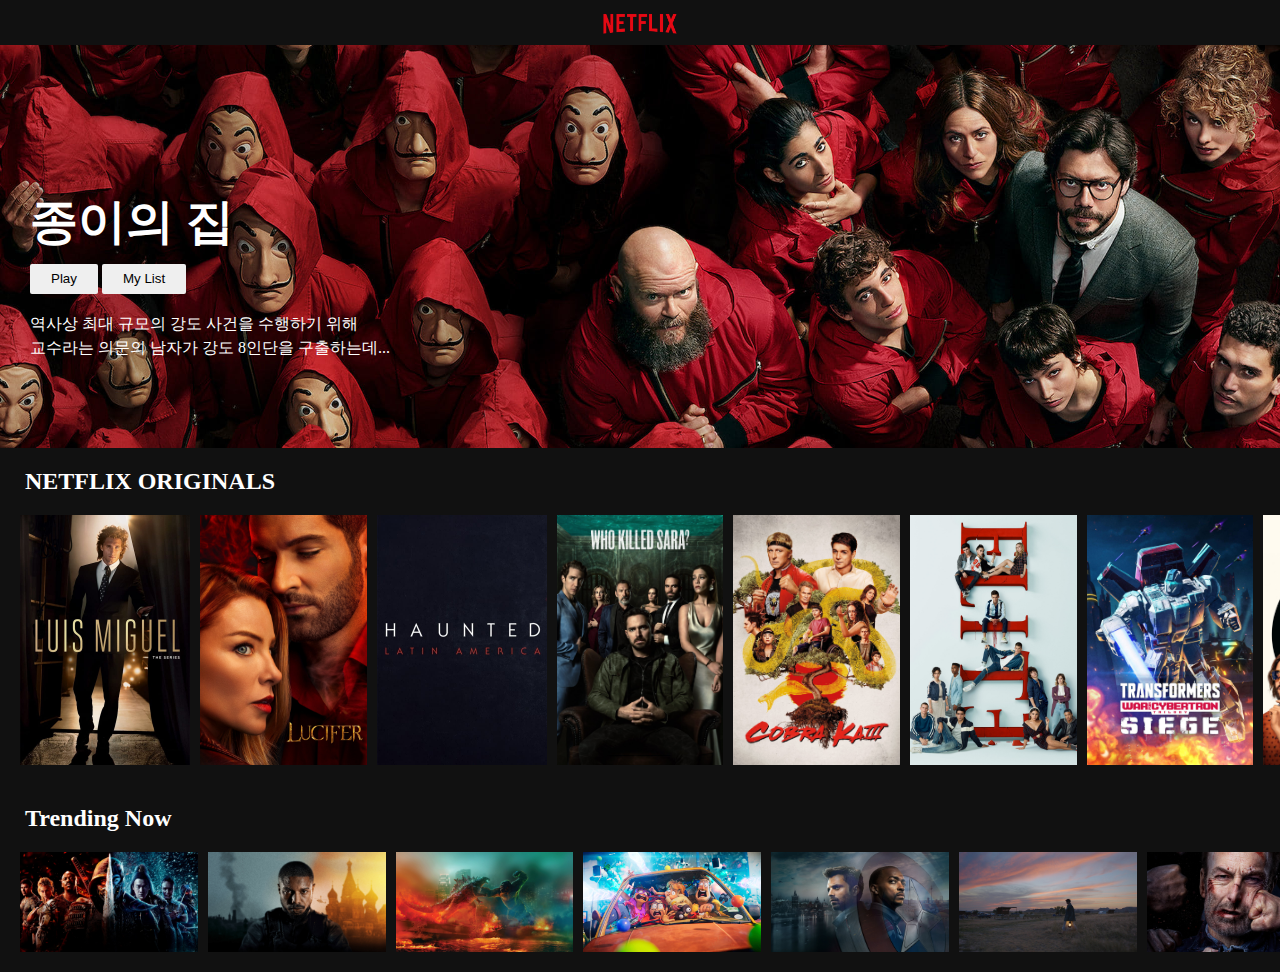
<file: html,css:이은지/index.html>
<!DOCTYPE html>
<html lang="en">
  <head>
    <meta charset="UTF-8" />
    <meta name="viewport" content="width=device-width, initial-scale=1.0" />
    <title>Document</title>
    <link rel="stylesheet" href="styles.css" />
  </head>
  <body>
    <!-- header -->
    <header>
      <nav class="navbar">
        <div class="logo">
            <img
              id="logo"
              src="./images/netflixlogo-removebg-preview.png"
              alt="netflix logo"
            />
        </div>

      </nav>
    </header>

    <main>
      <!-- banner -->
      <div class="banner">
        <div class="banner_contents">
          <h1 class="banner_title">종이의 집</h1>
          <div class="banner_btn">
            <button>Play</button>
            <button>My List</button>
          </div>
          <p class="banner_description">
            역사상 최대 규모의 강도 사건을 수행하기 위해
            <br />
            교수라는 의문의 남자가 강도 8인단을 구출하는데...
          </p>
        </div>
      </div>

      <!-- Netflix Original -->
      <div class="row">
        <h2>NETFLIX ORIGINALS</h2>
        <div class="row_posters">
          <img
            src="images/large-movie1.jpg"
            alt="large img"
            class="row_poster row_posterLarge"
          />
          <img
            src="images/large-movie2.jpg"
            alt="large img"
            class="row_poster row_posterLarge"
          />
          <img
            src="images/large-movie3.jpg"
            alt="large img"
            class="row_poster row_posterLarge"
          />
          <img
            src="images/large-movie4.jpg"
            alt="large img"
            class="row_poster row_posterLarge"
          />
          <img
            src="images/large-movie5.jpg"
            alt="large img"
            class="row_poster row_posterLarge"
          />
          <img
            src="images/large-movie6.jpg"
            alt="large img"
            class="row_poster row_posterLarge"
          />
          <img
            src="images/large-movie7.jpg"
            alt="large img"
            class="row_poster row_posterLarge"
          />
          <img
            src="images/large-movie8.jpg"
            alt="large img"
            class="row_poster row_posterLarge"
          />
        
        </div>
      </div>

      <!-- Trending Now -->
      <div class="row">
        <h2>Trending Now</h2>
        <div class="row_posters">
          <img src="images/small-movie1.jpg" alt="img" class="row_poster" />
          <img src="images/small-movie2.jpg" alt="img" class="row_poster" />
          <img src="images/small-movie3.jpg" alt="img" class="row_poster" />
          <img src="images/small-movie4.jpg" alt="img" class="row_poster" />
          <img src="images/small-movie5.jpg" alt="img" class="row_poster" />
          <img src="images/small-movie6.jpg" alt="img" class="row_poster" />
          <img src="images/small-movie7.jpg" alt="img" class="row_poster" />

        </div>
      </div>

      
    </main>
  </body>
</html>
</file>
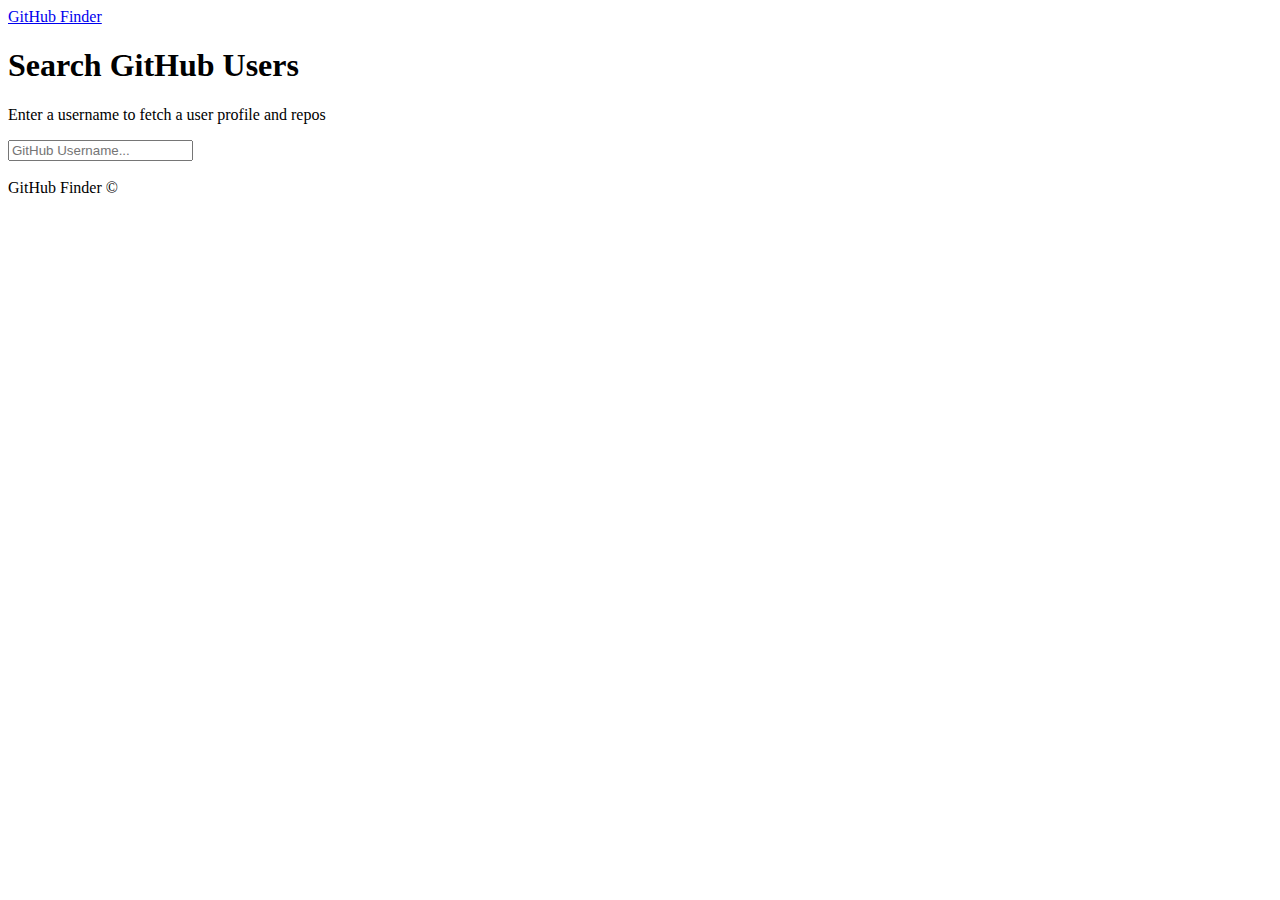
<file: githubFinder/조희우/index.html>
<!DOCTYPE html>
<html lang="en">
<head>
  <meta charset="UTF-8">
  <meta name="viewport" content="width=device-width, initial-scale=1.0">
  <meta http-equiv="X-UA-Compatible" content="ie=edge">
  <link rel="stylesheet" href="https://bootswatch.com/4/litera/bootstrap.min.css">
  <title>GitHub Finder</title>
</head>
<body>
  <nav class="navbar navbar-dark bg-primary mb-3">
    <div class="container">
      <a href="#" class="navbar-brand">GitHub Finder</a>
    </div>
  </nav>
  <div class="container searchContainer">
    <div class="search card card-body">
      <h1>Search GitHub Users</h1>
      <p class="lead">Enter a username to fetch a user profile and repos</p>
      <input type="text" id="searchUser" class="form-control" placeholder="GitHub Username...">
    </div>
    <br>
    <div id="profile"></div>
  </div>

  <footer class="mt-5 p-3 text-center bg-light">
    GitHub Finder &copy;
  </footer>
  
  <script src="https://code.jquery.com/jquery-3.2.1.slim.min.js" integrity="sha384-KJ3o2DKtIkvYIK3UENzmM7KCkRr/rE9/Qpg6aAZGJwFDMVNA/GpGFF93hXpG5KkN" crossorigin="anonymous"></script>
  <script src="https://cdnjs.cloudflare.com/ajax/libs/popper.js/1.12.3/umd/popper.min.js" integrity="sha384-vFJXuSJphROIrBnz7yo7oB41mKfc8JzQZiCq4NCceLEaO4IHwicKwpJf9c9IpFgh" crossorigin="anonymous"></script>
  <script src="https://maxcdn.bootstrapcdn.com/bootstrap/4.0.0-beta.2/js/bootstrap.min.js" integrity="sha384-alpBpkh1PFOepccYVYDB4do5UnbKysX5WZXm3XxPqe5iKTfUKjNkCk9SaVuEZflJ" crossorigin="anonymous"></script>

  <script src="github.js"></script>
  <script src="ui.js"></script>
  <script src="app.js"></script>
</body>
</html>
</file>
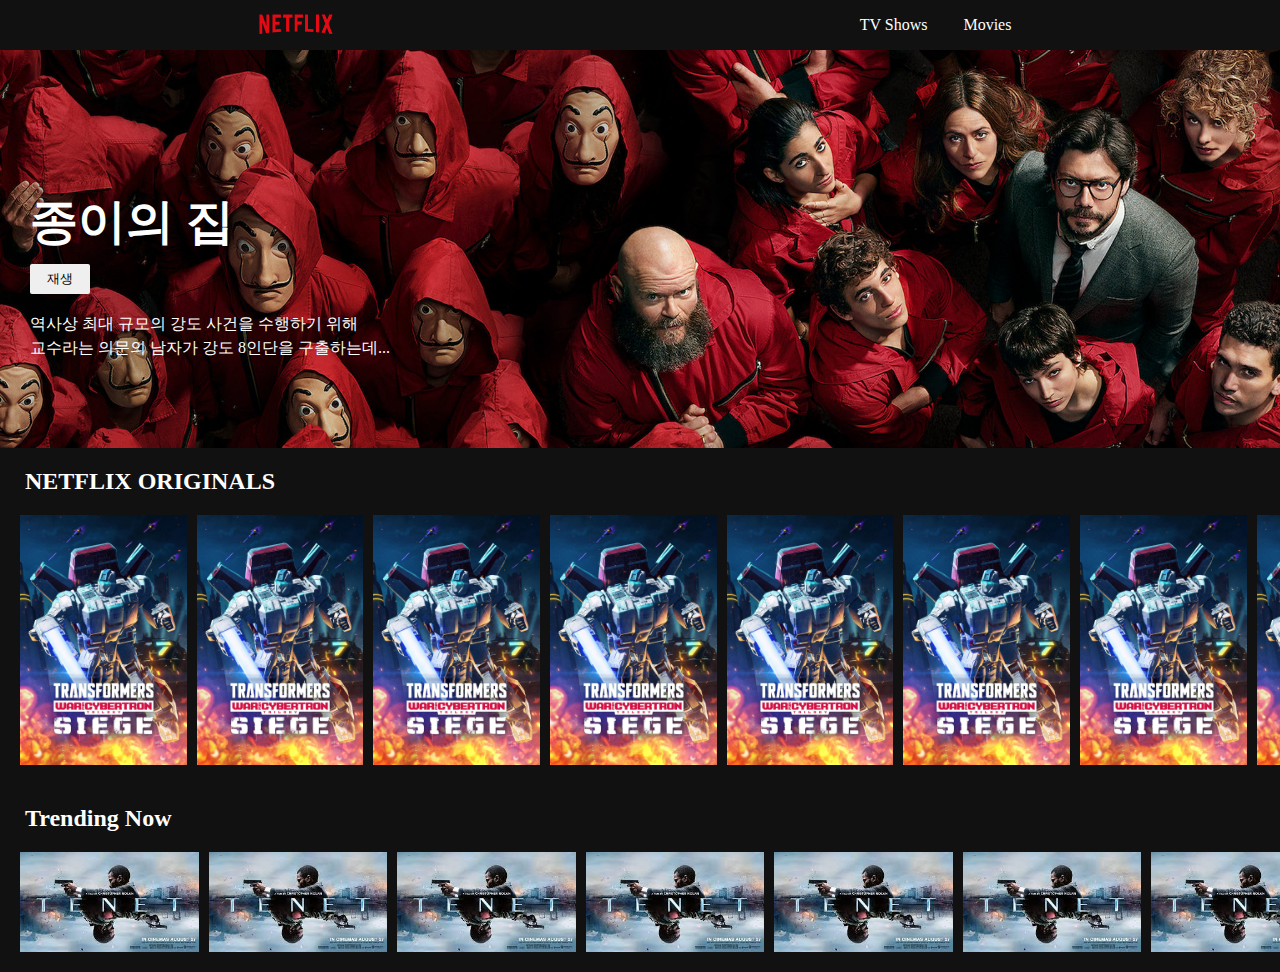
<file: html,css/김재영/index.html>
<!DOCTYPE html>
<html lang="en">
  <head>
    <meta charset="UTF-8" />
    <meta name="viewport" content="width=device-width, initial-scale=1.0" />
    <title>Document</title>
    <link rel="stylesheet" href="styles.css" />
  </head>
  <body>
    <!-- header -->
    <header>
      <nav class="navbar">
        <div class="logo">
          <a href="/">
            <img
              id="logo"
              src="./images/netflixlogo-removebg-preview.png"
              alt="netflix logo"
            />
          </a>
        </div>
        <ul>
          <li>
            <a href="#">TV Shows</a>
          </li>
          <li>
            <a href="#">Movies</a>
          </li>
        </ul>
      </nav>
    </header>

    <main>
      <!-- banner -->
      <div class="banner">
        <div class="banner_contents">
          <h1 class="banner_title">종이의 집</h1>
          <div class="banner_btn">
            <button>재생</button>
          </div>
          <p class="banner_description">
            역사상 최대 규모의 강도 사건을 수행하기 위해
            <br />
            교수라는 의문의 남자가 강도 8인단을 구출하는데...
          </p>
        </div>
      </div>

      <!-- Netflix Original -->
      <div class="row">
        <h2>NETFLIX ORIGINALS</h2>
        <div class="row_posters">
          <img
            src="images/large-movie7.jpg"
            alt="large img"
            class="row_poster row_posterLarge"
          />
          <img
            src="images/large-movie7.jpg"
            alt="large img"
            class="row_poster row_posterLarge"
          />
          <img
            src="images/large-movie7.jpg"
            alt="large img"
            class="row_poster row_posterLarge"
          />
          <img
            src="images/large-movie7.jpg"
            alt="large img"
            class="row_poster row_posterLarge"
          />
          <img
            src="images/large-movie7.jpg"
            alt="large img"
            class="row_poster row_posterLarge"
          />
          <img
            src="images/large-movie7.jpg"
            alt="large img"
            class="row_poster row_posterLarge"
          />
          <img
            src="images/large-movie7.jpg"
            alt="large img"
            class="row_poster row_posterLarge"
          />
          <img
            src="images/large-movie7.jpg"
            alt="large img"
            class="row_poster row_posterLarge"
          />
          <img
            src="images/large-movie7.jpg"
            alt="large img"
            class="row_poster row_posterLarge"
          />
          <img
            src="images/large-movie7.jpg"
            alt="large img"
            class="row_poster row_posterLarge"
          />
          <img
            src="images/large-movie7.jpg"
            alt="large img"
            class="row_poster row_posterLarge"
          />
        </div>
      </div>

      <!-- Trending Now -->
      <div class="row">
        <h2>Trending Now</h2>
        <div class="row_posters">
          <img src="images/movie-1.jpeg" alt="img" class="row_poster" />
          <img src="images/movie-1.jpeg" alt="img" class="row_poster" />
          <img src="images/movie-1.jpeg" alt="img" class="row_poster" />
          <img src="images/movie-1.jpeg" alt="img" class="row_poster" />
          <img src="images/movie-1.jpeg" alt="img" class="row_poster" />
          <img src="images/movie-1.jpeg" alt="img" class="row_poster" />
          <img src="images/movie-1.jpeg" alt="img" class="row_poster" />
          <img src="images/movie-1.jpeg" alt="img" class="row_poster" />
          <img src="images/movie-1.jpeg" alt="img" class="row_poster" />
          <img src="images/movie-1.jpeg" alt="img" class="row_poster" />
        </div>
      </div>

      
    </main>
  </body>
</html>
</file>
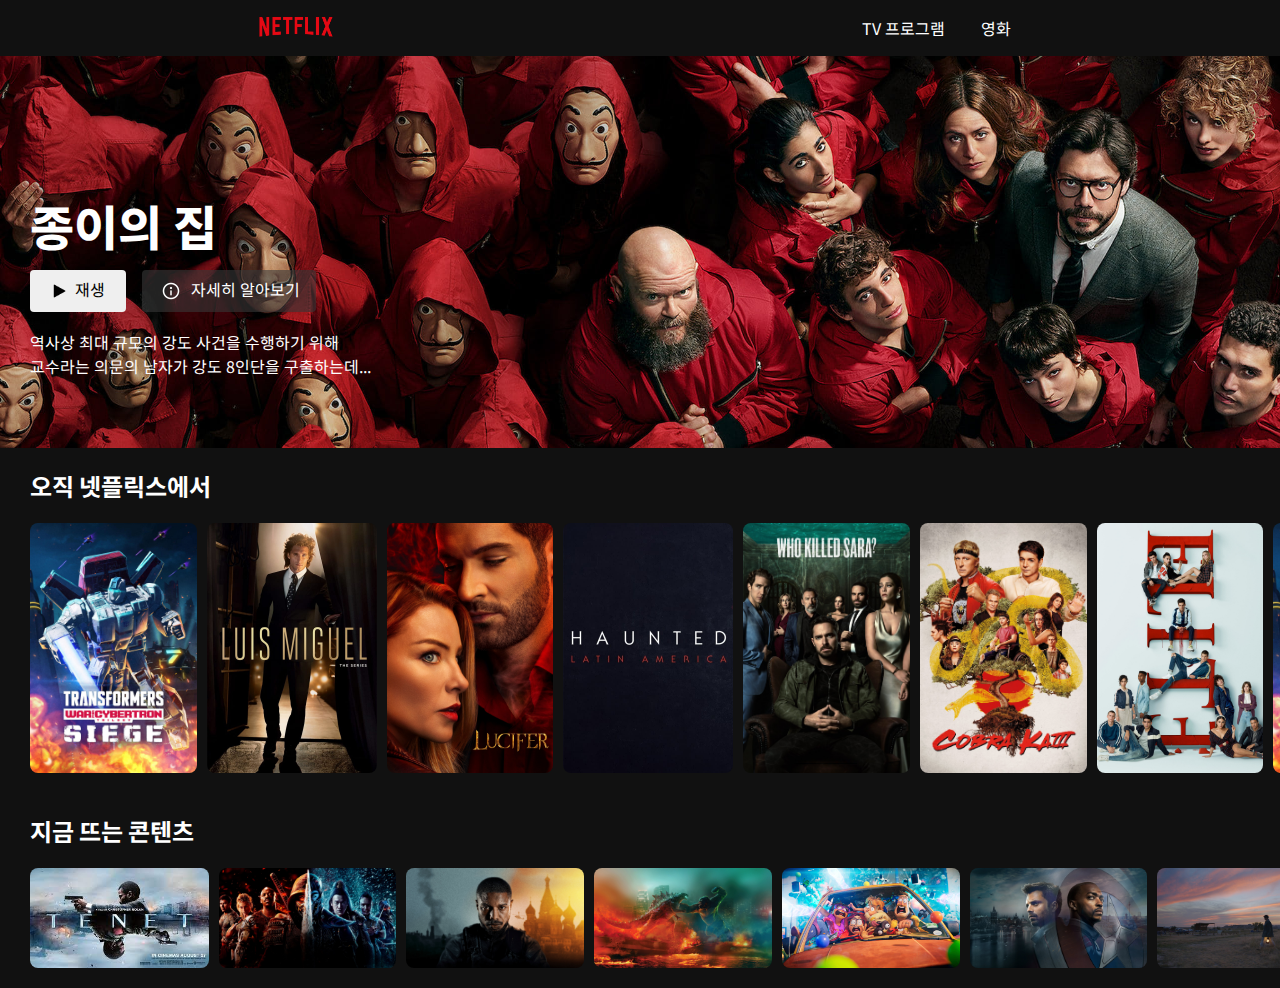
<file: html,css/마재훈/index.html>
<!DOCTYPE html>
<html lang="en">
  <head>
    <meta charset="UTF-8" />
    <meta name="viewport" content="width=device-width, initial-scale=2.0" />
    <title>Netflix</title>
    <link rel="icon" href="./images/favicon.png" type="image/x-icon" />
    <link rel="preconnect" href="https://fonts.googleapis.com" />
    <link rel="preconnect" href="https://fonts.gstatic.com" crossorigin />
    <link
      href="https://fonts.googleapis.com/css2?family=Noto+Sans+KR:wght@100..900&display=swap"
      rel="stylesheet"
    />
    <link rel="stylesheet" href="styles.css" />
  </head>
  <body>
    <!-- 헤더 -->
    <header>
      <nav class="navbar">
        <!-- 로고 -->
        <div class="logo">
          <a href="/">
            <img
              id="logo"
              src="./images/netflixlogo-removebg-preview.png"
              alt="netflix logo"
            />
          </a>
        </div>

        <!-- 네비게이션 -->
        <ul>
          <li>
            <a href="#">TV 프로그램</a>
          </li>
          <li>
            <a href="#">영화</a>
          </li>
        </ul>
      </nav>
    </header>

    <main>
      <!-- 배너 -->
      <div class="banner">
        <div class="banner-contents">
          <h1 class="banner-title">종이의 집</h1>
          <div class="banner-btns">
            <div class="play-btn">
              <button>
                <img src="images/play-icon.png" alt="play icon" />
                <p>재생</p>
              </button>
            </div>
            <div class="info-btn">
              <button>
                <img src="images/info-icon.png" alt="info icon" />
                <p>자세히 알아보기</p>
              </button>
            </div>
          </div>
          <p class="banner-description">
            역사상 최대 규모의 강도 사건을 수행하기 위해
            <br />
            교수라는 의문의 남자가 강도 8인단을 구출하는데...
          </p>
        </div>
      </div>

      <!-- 오직 넷플릭스에서 -->
      <div class="row">
        <h2>오직 넷플릭스에서</h2>
        <div class="row-posters">
          <img
            src="images/large-movie7.jpg"
            alt="large img"
            class="row-poster row-posterLarge"
          />
          <img
            src="images/large-movie1.jpg"
            alt="large img"
            class="row-poster row-posterLarge"
          />
          <img
            src="images/large-movie2.jpg"
            alt="large img"
            class="row-poster row-posterLarge"
          />
          <img
            src="images/large-movie3.jpg"
            alt="large img"
            class="row-poster row-posterLarge"
          />
          <img
            src="images/large-movie4.jpg"
            alt="large img"
            class="row-poster row-posterLarge"
          />
          <img
            src="images/large-movie5.jpg"
            alt="large img"
            class="row-poster row-posterLarge"
          />
          <img
            src="images/large-movie6.jpg"
            alt="large img"
            class="row-poster row-posterLarge"
          />
          <img
            src="images/large-movie7.jpg"
            alt="large img"
            class="row-poster row-posterLarge"
          />
          <img
            src="images/large-movie1.jpg"
            alt="large img"
            class="row-poster row-posterLarge"
          />
          <img
            src="images/large-movie2.jpg"
            alt="large img"
            class="row-poster row-posterLarge"
          />
          <img
            src="images/large-movie7.jpg"
            alt="large img"
            class="row-poster row-posterLarge"
          />
        </div>
      </div>

      <!-- 지금 뜨는 콘텐츠 -->
      <div class="row">
        <h2>지금 뜨는 콘텐츠</h2>
        <div class="row-posters">
          <img src="images/small-movie0.jpeg" alt="img" class="row-poster" />
          <img src="images/small-movie1.jpg" alt="img" class="row-poster" />
          <img src="images/small-movie2.jpg" alt="img" class="row-poster" />
          <img src="images/small-movie3.jpg" alt="img" class="row-poster" />
          <img src="images/small-movie4.jpg" alt="img" class="row-poster" />
          <img src="images/small-movie5.jpg" alt="img" class="row-poster" />
          <img src="images/small-movie6.jpg" alt="img" class="row-poster" />
          <img src="images/small-movie7.jpg" alt="img" class="row-poster" />
          <img src="images/small-movie1.jpg" alt="img" class="row-poster" />
          <img src="images/small-movie2.jpg" alt="img" class="row-poster" />
        </div>
      </div>
    </main>
  </body>
</html>
</file>
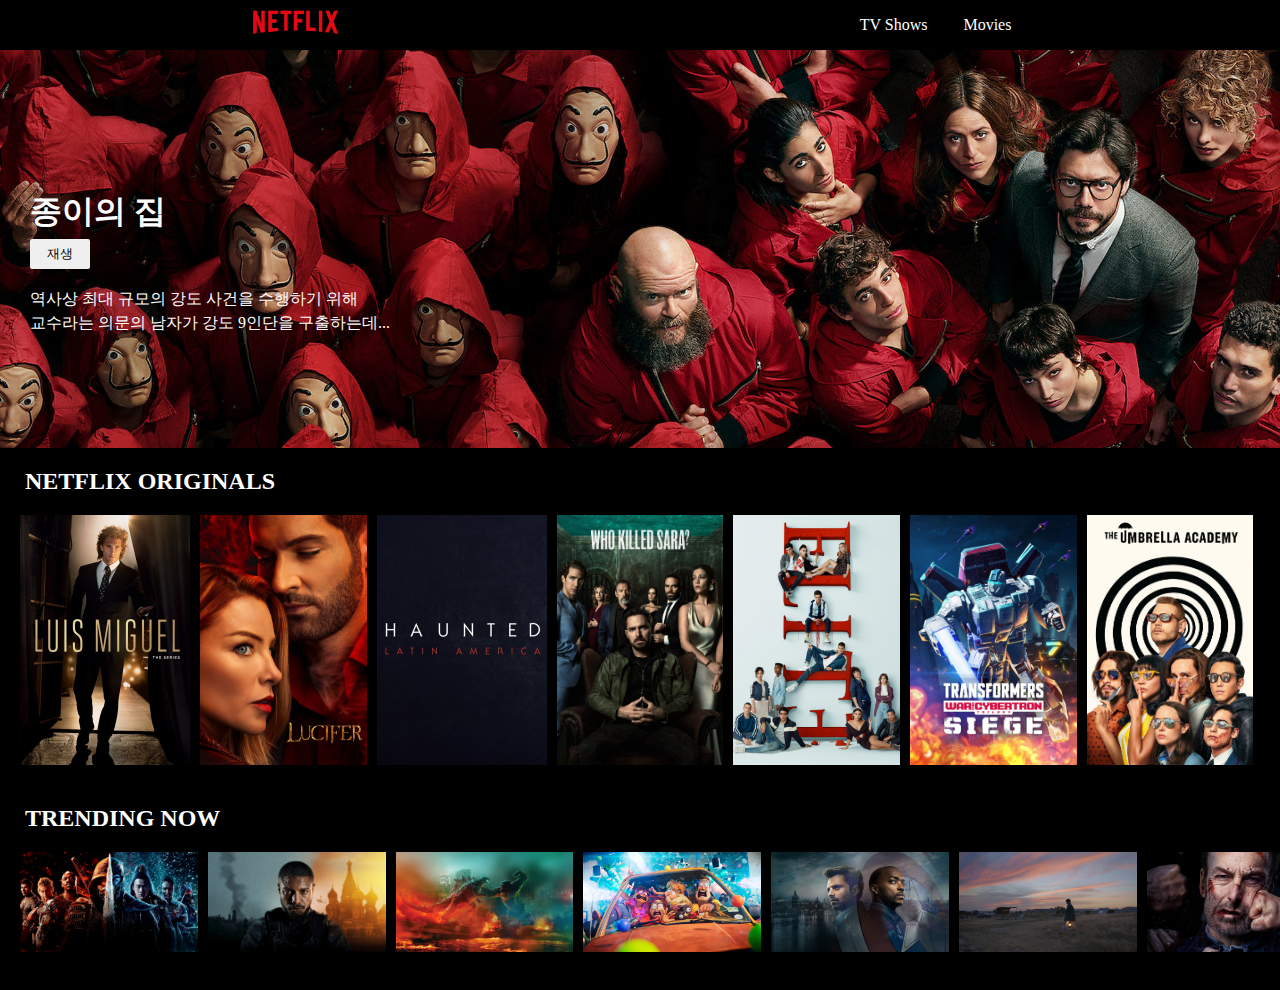
<file: html,css/조희우/index.html>
<!DOCTYPE html>
<html lang="en">
<head>
    <meta charset="UTF-8">
    <meta name="viewport" content="width=device-width, initial-scale=1.0">
    <title>Document</title>
    <link rel="stylesheet" href="styles.css"/>
</head>
<body>
    <!-- header -->
     <header>
        <nav class="navbar">
            <div class="logo">
                <a href="/">
                    <img
                        id="logo"
                        src="./images/netflix-logo.png"
                        alt="Netflix logo"
                    />
                </a>
            </div>
            <ul>
                <li><a href="#">TV Shows</a></li>
                <li><a href="#">Movies</a></li>
            </ul>
        </nav>
     </header>

     <!-- main -->
     <main>
        <div class="banner">
            <div class="banner_contents">
                <h1 class="benner_title">종이의 집</h1>
                <div class="banner_btn">
                    <button>재생</button>
                </div>
                <p class="banner_description">
                    역사상 최대 규모의 강도 사건을 수행하기 위해
                    <br />
                    교수라는 의문의 남자가 강도 9인단을 구출하는데...
                </p>
            </div>
        </div>

        <div class="row">
            <h2>NETFLIX ORIGINALS</h2>
            <div class="row_posters">
                <img
                    src="./images/large-movie1.jpg"
                    alt="Neflix large movie"
                    class="row_poster row_poster_large"
                />
                <img
                    src="./images/large-movie2.jpg"
                    alt="Neflix large movie"
                    class="row_poster row_poster_large"
                />
                <img
                    src="./images/large-movie3.jpg"
                    alt="Neflix large movie"
                    class="row_poster row_poster_large"
                />
                <img
                    src="./images/large-movie4.jpg"
                    alt="Neflix large movie"
                    class="row_poster row_poster_large"
                />
                <img
                    src="./images/large-movie6.jpg"
                    alt="Neflix large movie"
                    class="row_poster row_poster_large"
                />
                <img
                    src="./images/large-movie7.jpg"
                    alt="Neflix large movie"
                    class="row_poster row_poster_large"
                />
                <img
                    src="./images/large-movie8.jpg"
                    alt="Neflix large movie"
                    class="row_poster row_poster_large"
                />
            </div>
        </div>

        <div class="row">
            <h2>TRENDING NOW</h2>
            <div class="row_posters">
                <img
                    src="./images/small-movie1.jpg"
                    alt="Neflix small movie"
                    class="row_poster"
                />
                <img
                    src="./images/small-movie2.jpg"
                    alt="Neflix small movie"
                    class="row_poster"
                />
                <img
                    src="./images/small-movie3.jpg"
                    alt="Neflix small movie"
                    class="row_poster"
                />
                <img
                    src="./images/small-movie4.jpg"
                    alt="Neflix small movie"
                    class="row_poster"
                />
                <img
                    src="./images/small-movie5.jpg"
                    alt="Neflix small movie"
                    class="row_poster"
                />
                <img
                    src="./images/small-movie6.jpg"
                    alt="Neflix small movie"
                    class="row_poster"
                />
                <img
                    src="./images/small-movie7.jpg"
                    alt="Neflix small movie"
                    class="row_poster"
                />
            </div>
        </div>

     </main>


     <!-- footer -->
     <footer>
        footer
     </footer>
</body>
</html>
</file>
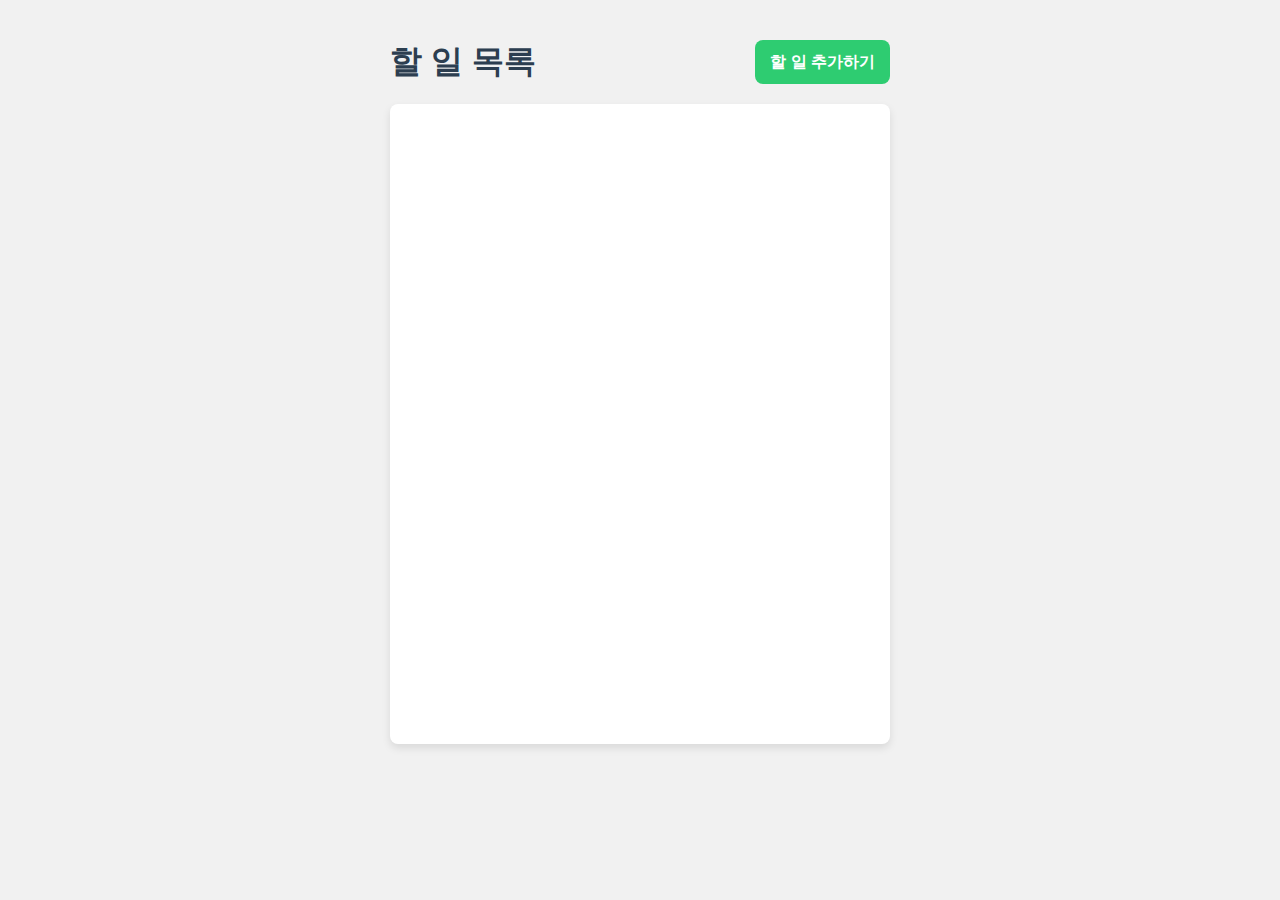
<file: js/마재훈/index.html>
<!DOCTYPE html>
<html lang="ko">
  <head>
    <meta charset="UTF-8" />
    <meta name="viewport" content="width=device-width, initial-scale=1.0" />
    <title>TodoList</title>
    <link rel="stylesheet" href="style.css" />
  </head>
  <body>
    <!-- 할 일 목록 -->
    <header>
      <div id="title">할 일 목록</div>
      <button id="add-todo-btn" class="fade">할 일 추가하기</button>
    </header>

    <!-- 할 일 추가 폼 -->
    <div id="todo-form-container" class="fade hidden">
      <form id="todo-form">
        <input
          type="text"
          name="todo-input"
          id="add-todo-input"
          placeholder="새로운 할 일을 입력하세요"
          required
        />
        <div id="todo-input-buttons">
          <button type="submit">추가</button>
          <button id="cancel-add-todo-btn" type="button">취소</button>
        </div>
      </form>
    </div>

    <!-- 할 일 목록 리스트 -->
    <div id="todo-list-container">
      <ul id="todo-list"></ul>
    </div>

    <script src="script.js"></script>
  </body>
</html>
</file>
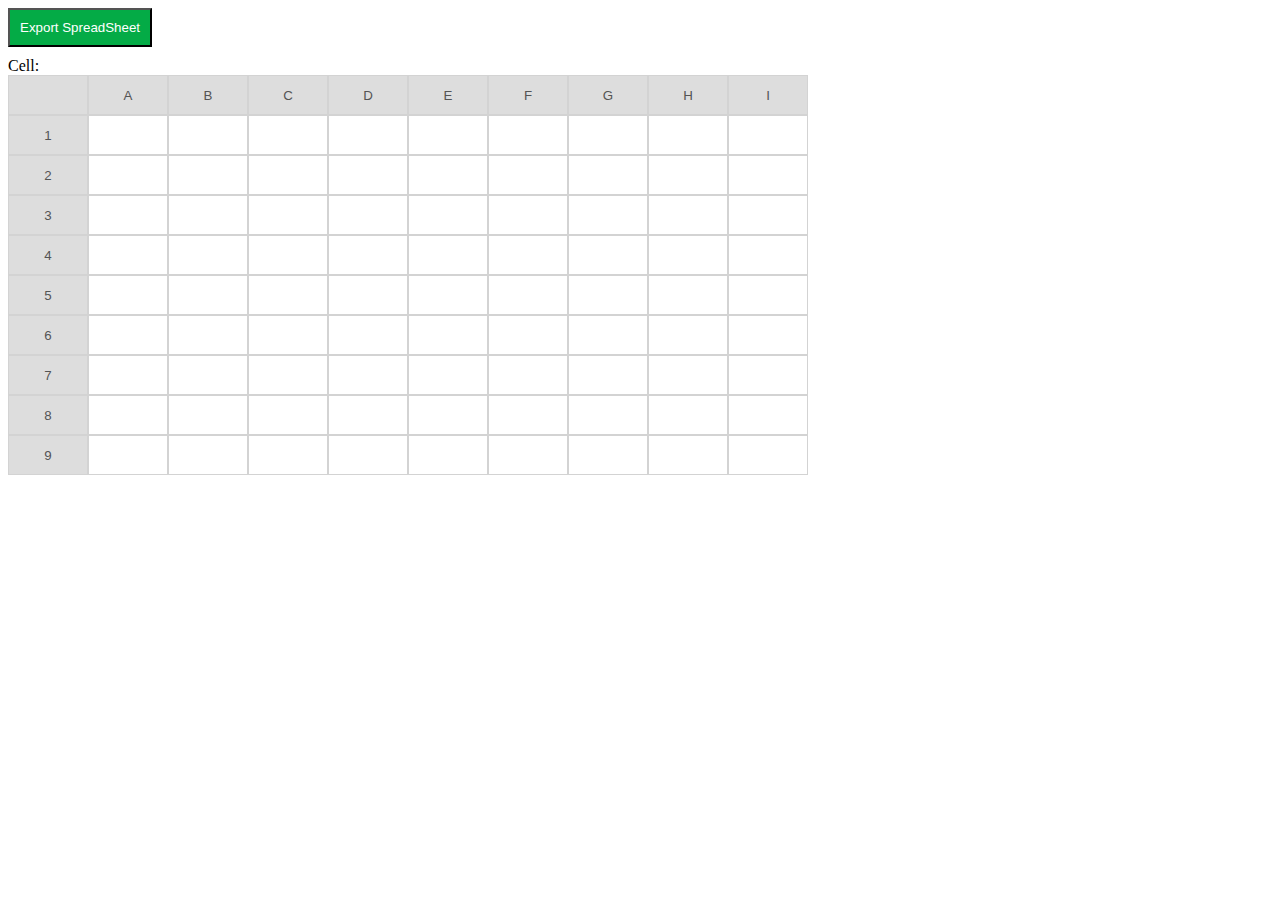
<file: spreadSheet/조희우/index.html>
<!DOCTYPE html>
<html lang="en">
<head>
    <meta charset="UTF-8">
    <meta name="viewport" content="width=device-width, initial-scale=1.0">
    <title>Document</title>
    <link rel="stylesheet" href="style.css">
</head>
<body>
    <button id="export-btn">Export SpreadSheet</button>
    <div>Cell: <span id="cell-status"> </span></div>
    <div id="spreadsheet-container"></div>
    <script src="script.js"></script>
</body>
</html>
</file>
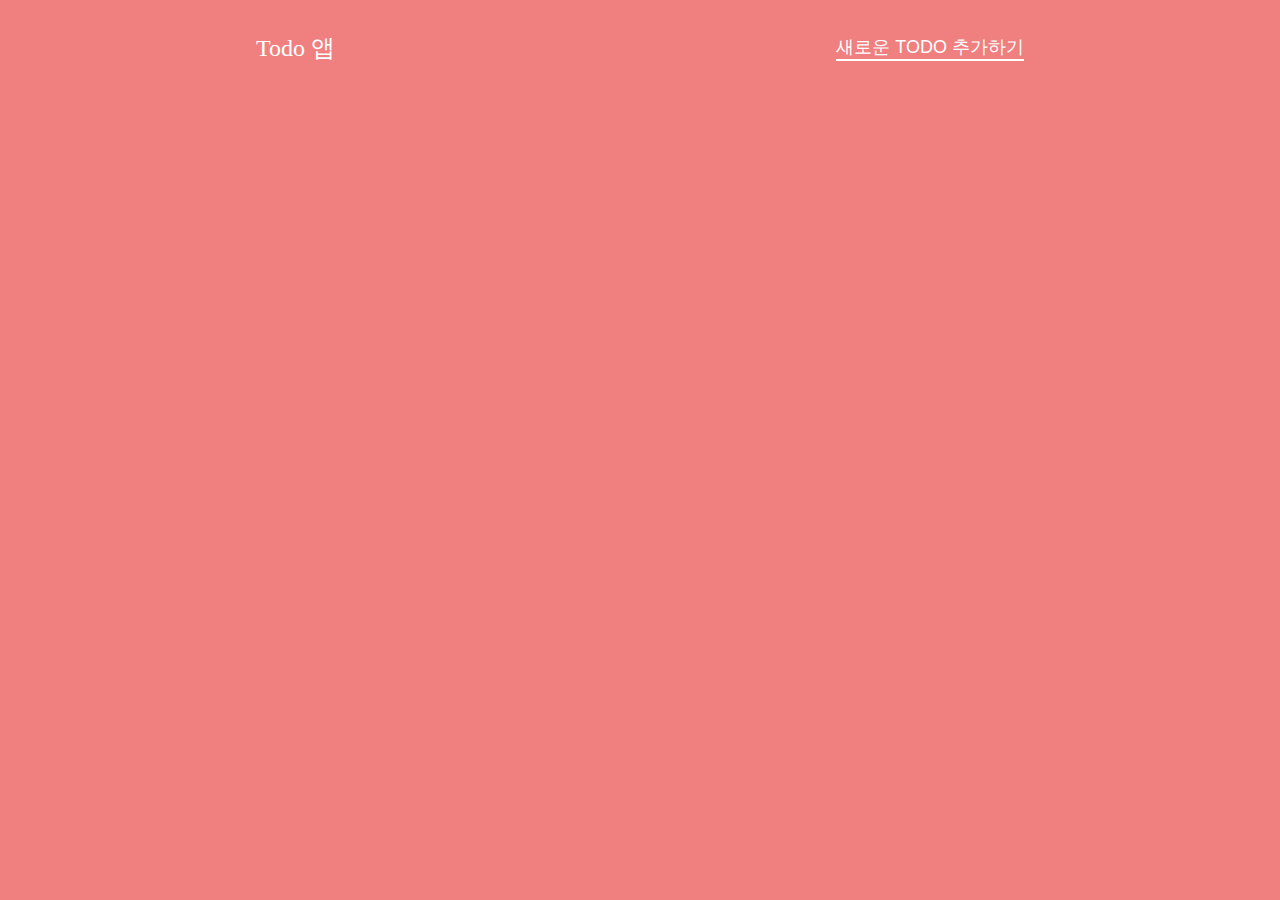
<file: todoApp/조희우/index.html>
<!DOCTYPE html>
<html lang="en">
<head>
    <meta charset="UTF-8">
    <meta name="viewport" content="width=device-width, initial-scale=1.0">
    <title>Document</title>
    <link rel="stylesheet" href="style.css" />
    <link
      href="https://fonts.googleapis.com/icon?family=Material+Icons"
      rel="stylesheet"
    />
</head>
<body>
    <main>
      <div class="app">
        <header>
          <h1 >Todo 앱</h1>
          <button id="create-btn">새로운 todo 추가하기</button>
        </header>
        <div class="todo-list" id="list"></div>
      </div>
    </main>
    <script src="script.js"></script>
</body>
</html>
</file>
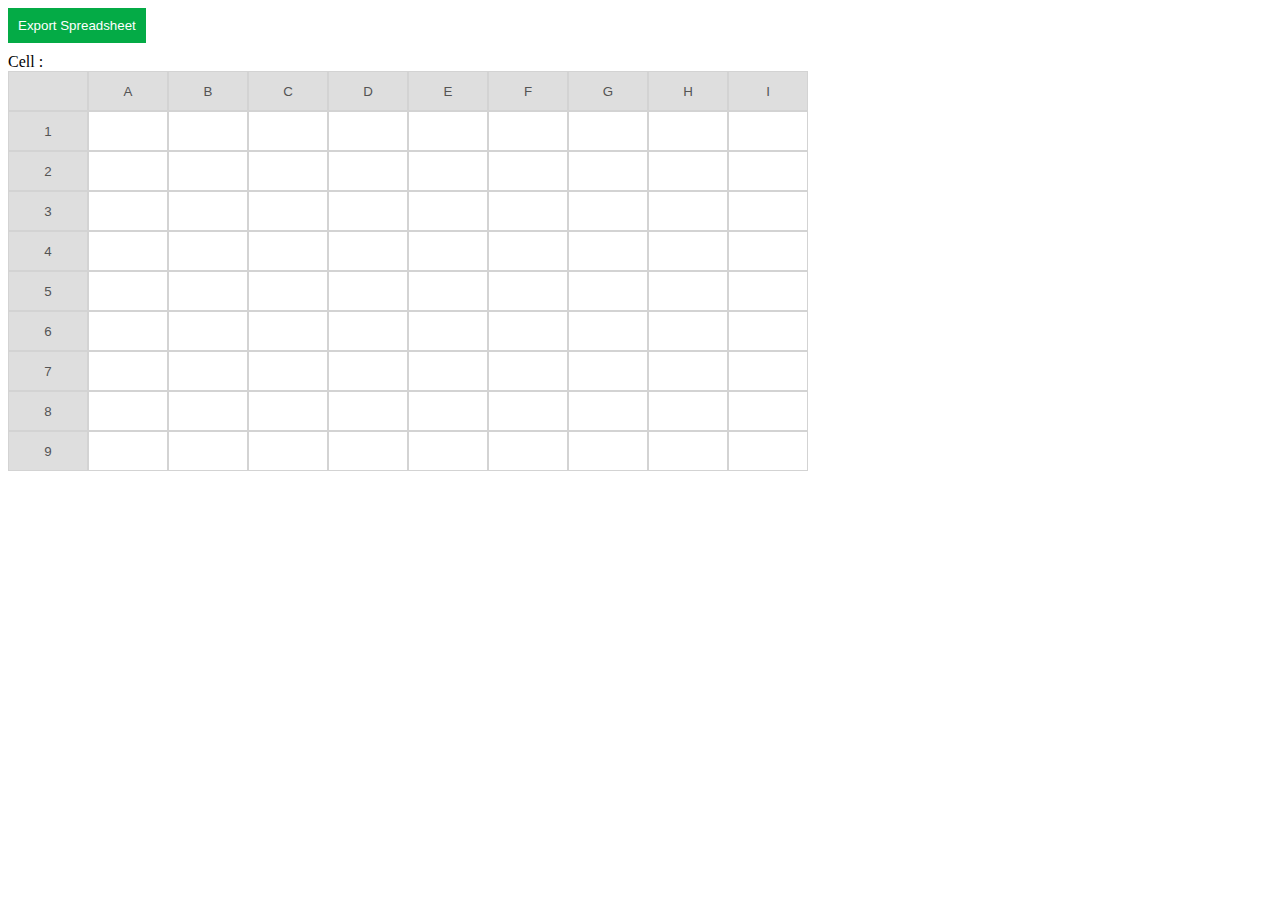
<file: js/마재훈/spread_sheet/index.html>
<!DOCTYPE html>
<html lang="en">
  <head>
    <meta charset="UTF-8" />
    <meta name="viewport" content="width=device-width, initial-scale=1.0" />
    <link rel="stylesheet" href="style.css" />
    <title>Document</title>
  </head>
  <body>
    <button id="export-button">Export Spreadsheet</button>
    <div>Cell : <span id="cell-status"></span></div>
    <div id="spreadsheet-container"></div>
    <script src="script.js"></script>
  </body>
</html>
</file>
<file: html,css:이은지/styles.css>
* {
    margin: 0;
    padding: 0;
}

body {
    background-color: #111;
}


/* header */

.navbar {
    background-color: #111;
    position: fixed;
    top: 0;
    width: 100%;
    z-index: 1;
    display: flex;
    align-items: center;
    justify-content: center;
}


.logo {
    height: 45px;
    width: 90px;
    display: flex;
    align-items: center;
}

.logo img {
    width: 100%;
}

/* banner */

.banner {
    background-image: url("images/banner.jpg");
    background-size: cover;
    background-position: center;
    height: 448px;
    color: white;
}


.banner_contents {
    margin-left: 30px;
    padding-top: 190px;
    height: 190px;
}

.banner_title {
    font-size: 3rem;
    font-weight: 800;
    padding-bottom: 0.3rem;
}

.banner_btn {
    margin-top: 5px;
    margin-bottom: 10px;
}

.banner_btn button {
    
    height: 30px;
    border-radius: 2px;
    border: 1px solid transparent;
    padding-left: 20px; 
    padding-right: 20px; 
}

.banner_btn button:hover {
    background-color: rgb(171, 163, 163);
    cursor: pointer;
}

.banner_description {
    line-height: 1.5;
    padding-top: 0.5rem;
    font-size: 1rem;
}


/* row */
.row {
    color: white;
}

.row h2 {
    margin-left: 25px;
    margin-top: 20px;
}

.row_posters {
    display: flex;
    overflow-y: hidden;
    overflow-x: scroll;
    padding: 20px;
}


.row_poster {
    width: 100%;
    object-fit: contain;
    max-height: 100px;
    margin-right: 10px;
    transition: transform 450ms;
}

.row_poster:hover {
    transform: scale(1.1);
}

.row_posters::-webkit-scrollbar {
    display: none;
}

.row_posterLarge {
    max-height: 250px;
}
</file>
<file: html,css/김재영/styles.css>
* {
    margin: 0;
    padding: 0;
}

body {
    background-color: #111;
}


/* header */

.navbar {
    background-color: #111;
    position: fixed;
    top: 0;
    width: 100%;
    z-index: 1;
    display: flex;
    justify-content: space-around;
    align-items: center;
    flex-wrap: wrap;
}

.navbar ul {
    display: flex;
    align-items: center;
    flex-wrap: wrap;
}

.navbar li {
    list-style: none;
    padding: 1rem;
}

.navbar li a {
    padding: 2px 2px;
    text-decoration: none;
    color: #fff;
}

.navbar li a:hover {
    color: gray;
}


.logo {
    height: 45px;
    width: 90px;
    display: flex;
    align-items: center;
}

.logo img {
    width: 100%;
}

/* banner */

.banner {
    background-image: url("images/banner.jpg");
    background-size: cover;
    background-position: center;
    height: 448px;
    color: white;
}


.banner_contents {
    margin-left: 30px;
    padding-top: 190px;
    height: 190px;
}

.banner_title {
    font-size: 3rem;
    font-weight: 800;
    padding-bottom: 0.3rem;
}

.banner_btn {
    margin-top: 5px;
    margin-bottom: 10px;
}

.banner_btn button {
    width: 60px;
    height: 30px;
    border-radius: 2px;
    border: 1px solid transparent;
}

.banner_btn button:hover {
    background-color: rgb(171, 163, 163);
    cursor: pointer;
}

.banner_description {
    line-height: 1.5;
    padding-top: 0.5rem;
    font-size: 1rem;
}


/* row */
.row {
    color: white;
}

.row h2 {
    margin-left: 25px;
    margin-top: 20px;
}

.row_posters {
    display: flex;
    overflow-y: hidden;
    overflow-x: scroll;
    padding: 20px;
}


.row_poster {
    width: 100%;
    object-fit: contain;
    max-height: 100px;
    margin-right: 10px;
    transition: transform 450ms;
}

.row_poster:hover {
    transform: scale(1.1);
}

.row_posters::-webkit-scrollbar {
    display: none;
}

.row_posterLarge {
    max-height: 250px;
}
</file>
<file: html,css/마재훈/styles.css>
* {
  margin: 0;
  padding: 0;
  font-family: "Noto Sans KR", sans-serif;
  font-optical-sizing: auto;
  font-style: normal;
}

body {
  background-color: #111;
}

/* header */

.navbar {
  background-color: #111;
  position: fixed;
  top: 0;
  width: 100%;
  z-index: 1;
  display: flex;
  justify-content: space-around;
  align-items: center;
  flex-wrap: wrap;
}

.navbar ul {
  display: flex;
  align-items: center;
  flex-wrap: wrap;
}

.navbar li {
  list-style: none;
  padding: 1rem;
}

.navbar li a {
  padding: 2px 2px;
  text-decoration: none;
  color: #fff;
  transition: color 300ms;
}

.navbar li a:hover {
  color: gray;
}

.logo {
  height: 45px;
  width: 90px;
  display: flex;
  align-items: center;
}

.logo img {
  width: 100%;
  transition: transform 300ms;
}

.logo img:hover {
  transform: scale(1.1);
}

/* banner */

.banner {
  background-image: url("images/banner.jpg");
  background-size: cover;
  background-position: center;
  height: 448px;
  color: white;
}

.banner-contents {
  margin-left: 30px;
  padding-top: 190px;
  height: 190px;
}

.banner-title {
  font-size: 3rem;
  font-weight: 800;
  padding-bottom: 0.3rem;
}

.banner-btns {
  display: flex;
  gap: 16px;
}

.banner-btns {
  margin-top: 5px;
  margin-bottom: 10px;
}

:is(.play-btn, .info-btn) :is(button) {
  display: flex;
  justify-content: center;
  align-items: center;
  height: 42px;
  border-radius: 4px;
  padding: 0 16px 0 16px;
  font-size: 16px;
  border: none;
  transition: background-color 300ms;
}

:is(.play-btn button, .info-btn button) :is(p) {
  margin-bottom: 3px;
}

:is(.play-btn button, .info-btn button) :is(img) {
  margin-right: 8px;
}

.play-btn button {
  width: 96px;
}

.info-btn button {
  background-color: rgba(57, 57, 57, 0.6);
  color: #fff;
  width: 174px;
}

.play-btn button img {
  width: 16px;
}

.info-btn button img {
  width: 24px;
  margin-right: 8px;
}

.play-btn button:hover {
  background-color: rgb(171, 163, 163);
  cursor: pointer;
}

.info-btn button:hover {
  background-color: rgba(57, 57, 57);
  cursor: pointer;
}

.banner-description {
  line-height: 1.5;
  padding-top: 0.5rem;
  font-size: 1rem;
}

/* row */
.row {
  color: white;
}

.row h2 {
  margin-left: 30px;
  margin-top: 20px;
}

.row-posters {
  display: flex;
  overflow-y: hidden;
  overflow-x: scroll;
  padding: 20px 30px;
}

.row-poster {
  width: 100%;
  object-fit: contain;
  max-height: 100px;
  margin-right: 10px;
  transition: 450ms;
  border-radius: 8px;
}

.row-poster:hover {
  margin-left: 10px;
  margin-right: 20px;
  transform: scale(1.1);
}

.row-posters::-webkit-scrollbar {
  display: none;
}

.row-posterLarge {
  max-height: 250px;
}
</file>
<file: html,css/조희우/styles.css>
*{
    margin: 0;
    padding: 0;
}

body {
    background-color: black;
}

/* navbar */

.navbar {
    width: 100%;
    display: flex;
    align-items: center;
    background-color: black;
    position: fixed;
    top: 0;
    z-index: 1;
    justify-content: space-around;
    flex-wrap: wrap;
}

.navbar ul {
    display: flex;
    align-items: center;
    flex-wrap: wrap;
}

.navbar li {
    list-style: noen;
    padding: 1rem;
}

.navbar li a {
    color: white;
    padding: 2px 2px;
    text-decoration: none;
}

.navbar li a :hover {
    color: gray;
}

.logo {
    width: 90px;
    height: 45px;
    display: flex;
    align-items: center;
}

.logo img {
    width: 100%;
}

/* banner */

.banner {
    height: 448px;
    background-image: url("images/banner.jpg");
    background-size: cover;
    background-position: center;
    color: white;
}

.banner_contents {
    height: 190px;
    margin-left: 30px;
    padding-top: 190px;
}

.banner_title {
    font-size: 3rem;
    font-weight: 800;
    padding-bottom: 0.3rem;
}

.banner_btn {
    margin-top: 5px;
    margin-bottom: 10px;
}

.banner_btn button {
    width: 60px;
    height: 30px;
    border-radius: 2px;
    border: 1px solid transparent;
}

.banner_btn button:hover {
    background-color: rgb(171, 163, 163);
    cursor: pointer;
}

.banner_description {
    line-height: 1.5;
    padding-top: 0.5rem;
    font-size: 1rem;
}


/* row */
.row {
    color: white;
}

.row h2 {
    margin-left: 25px;
    margin-top: 20px;
}

.row_posters {
    display: flex;
    overflow-y: hidden;
    overflow-x: scroll;
    padding: 20px;
}

.row_posters::-webkit-scrollbar{
    display: none;
}

.row_poster {
    width: 100%;
    object-fit: contain;
    max-height: 100px;
    margin-right: 10px;
    transition: transform 450ms;
}

.row_poster:hover {
    transform: scale(1.1);
}

.row_poster_large {
    max-height: 250px;
}
</file>
<file: js/마재훈/style.css>
/* 공통 스타일 */
body {
  font-family: Arial, sans-serif;
  max-width: 500px;
  margin: 0 auto;
  padding: 20px;
  background-color: #f1f1f1;
}

/* 헤더 스타일 */
header {
  display: flex;
  justify-content: space-between;
  margin: 20px 0;
}

header #title {
  font-size: 32px;
  font-weight: bolder;
  color: #2c3e50;
}

header button {
  font-size: 16px;
  font-weight: bolder;
}

/* 버튼 스타일 */
button {
  background-color: #2ecc71;
  color: white;
  border: none;
  padding: 10px 15px;
  border-radius: 8px;
  cursor: pointer;
  transition: background-color 0.3s;
}

button:hover {
  background-color: #27ae60;
}

/* 투두 폼 컨테이너 */
#todo-form-container {
  display: none;
  align-items: center;
  padding: 16px;
  background-color: #ffffff;
  border-radius: 8px;
  box-shadow: 0 0 8px rgba(0, 0, 0, 0.1);
}

#todo-form {
  flex-grow: 1;
  display: flex;
  align-items: center;
}

#add-todo-input,
.edit-input {
  flex-grow: 1;
  padding: 10px;
  margin-right: 16px;
  border: 2px solid #ddd;
  border-radius: 4px;
  outline: none;
  background-color: #f1f1f1;
  transition: border-color 0.3s;
}

#add-todo-input {
  background-color: #ffffff;
}

#add-todo-input:focus,
.edit-input:focus {
  border: 2px solid #27ae60;
}

/* 투두 리스트 컨테이너 */
#todo-list-container {
  min-height: 600px;
  margin: 20px auto;
  padding: 20px;
  background-color: #ffffff;
  border-radius: 8px;
  box-shadow: 0 4px 8px rgba(0, 0, 0, 0.1);
}

/* 리스트 스타일 */
ul {
  list-style-type: none;
  padding: 0;
  margin: 0;
}

li {
  display: flex;
  align-items: center;
  padding: 10px;
  margin-bottom: 10px;
  border-bottom: 1px solid #ddd;
  border-radius: 8px;
  background-color: #f1f1f1;
}

.todo-text {
  flex-grow: 1;
  margin: 0 10px;
}

.completed {
  text-decoration: line-through;
  color: #888;
}

/* 체크박스 스타일 */
.checkbox {
  appearance: none;
  width: 20px;
  height: 20px;
  background: #fff;
  border: 1px solid #ddd;
  border-radius: 3px;
  margin-right: 10px;
  cursor: pointer;
  transition: background-color 0.3s;
  position: relative;
}

.checkbox:checked {
  background-color: #2ecc71;
  border-color: #27ae60;
}

.checkbox:checked::after {
  content: "✔";
  display: block;
  position: absolute;
  top: 50%;
  left: 50%;
  transform: translate(-50%, -50%);
  font-size: 14px;
  color: white;
  z-index: 1;
  line-height: 1;
}

/* 페이드 애니메이션 */
.fade {
  opacity: 1;
  transition: opacity 0.3s ease-in-out;
}

.fade.hidden {
  opacity: 0;
}

/* 편집 버튼 스타일 */
.edit-buttons {
  display: flex;
  gap: 5px;
}
</file>
<file: spreadSheet/조희우/style.css>
#export-btn {
    background: #04AB46;
    color: white;
    padding: 10px;
    display: inline-block;
    margin-bottom: 10px;
    cursor: pointer;
}

.cell-row {
    display: flex;
}

.cell {
    width: 80px;
    height: 40px;
    border: 1px solid lightgray;
    outline: none;
    box-sizing: border-box;
}


.cell.header{
    text-align: center;
    background: #ddd;
}

.cell.header.active {
    background: lightblue;
    color: white;
}
</file>
<file: todoApp/조희우/style.css>
* {
	margin: 0;
	padding: 0;
	box-sizing: border-box;
}

button {
	background: none;
	outline: none;
	border: none;
	cursor: pointer;
}

body {
	background-color: lightcoral;
	color: #fff;
}

main {
	min-height: 100vh;
	display: flex;
	justify-content: center;
	padding: 2rem 1.5rem;
}

.app {
	width: 100%;
	max-width: 768px;
}

.app header {
	display: flex;
	align-items: center;
	justify-content: space-between;
	margin-bottom: 1rem;
}

.app header h1 {
	color: #fff;
	font-size: 24px;
	font-weight: 400;
}

.app header button {
	color: #fff;
	font-size: 18px;
	border-bottom: 2px solid #fff;
	text-transform: uppercase;
}

.item {
	display: flex;
	align-items: center;
	justify-content: space-between;
	padding: 1.5rem;
	border-radius: 1rem;
	background-color: lightblue;
	box-shadow: 0 0 4px rgba(0, 0, 0, 0.1);
	margin-bottom: 1.5rem;
}

.item:last-of-type {
	margin-bottom: 0;
}

.item input[type="checkbox"] {
	margin-right: 1rem;
}

.item input[type="text"] {
	appearance: none;
	background: none;
	border: none;
	outline: none;
	font-weight: 400;
	color: black;
	font-size: 20px;
	flex: 1 1 0%;
	margin-right: 1rem;
}

.item input[type="text"]:not(:disabled) {
	border-bottom: 2px solid #fff;
}

.item.complete {
	opacity: 0.7;
}

.item.complete input[type="text"] {
	text-decoration: line-through;
}

.item:hover,
.item:focus-within {
	outline: 2px solid #fff;
}

.actions button {
	color: crimson;
	margin-right: 1rem;
	opacity: 0.8;
	transform: 0.1s;
}

.actions button.remove-btn {
	color: crimson;
}

.actions button:hover {
	opacity: 1;
}

.actions button:last-of-type {
	margin-right: 0;
}
</file>
<file: js/마재훈/spread_sheet/style.css>
#export-button {
  background-color: #04ab46;
  color: white;
  border: none;
  padding: 10px;
  display: inline-block;
  margin-bottom: 10px;
  cursor: pointer;
}

.cell {
  width: 80px;
  border: 1px solid lightgrey;
  height: 40px;
  outline: none;
  box-sizing: border-box;
  text-align: center;
}

.header {
  background-color: #dedede;
}

.header.active {
  background-color: #9fe0b9;
}

.cell-row {
  display: flex;
}
</file>
